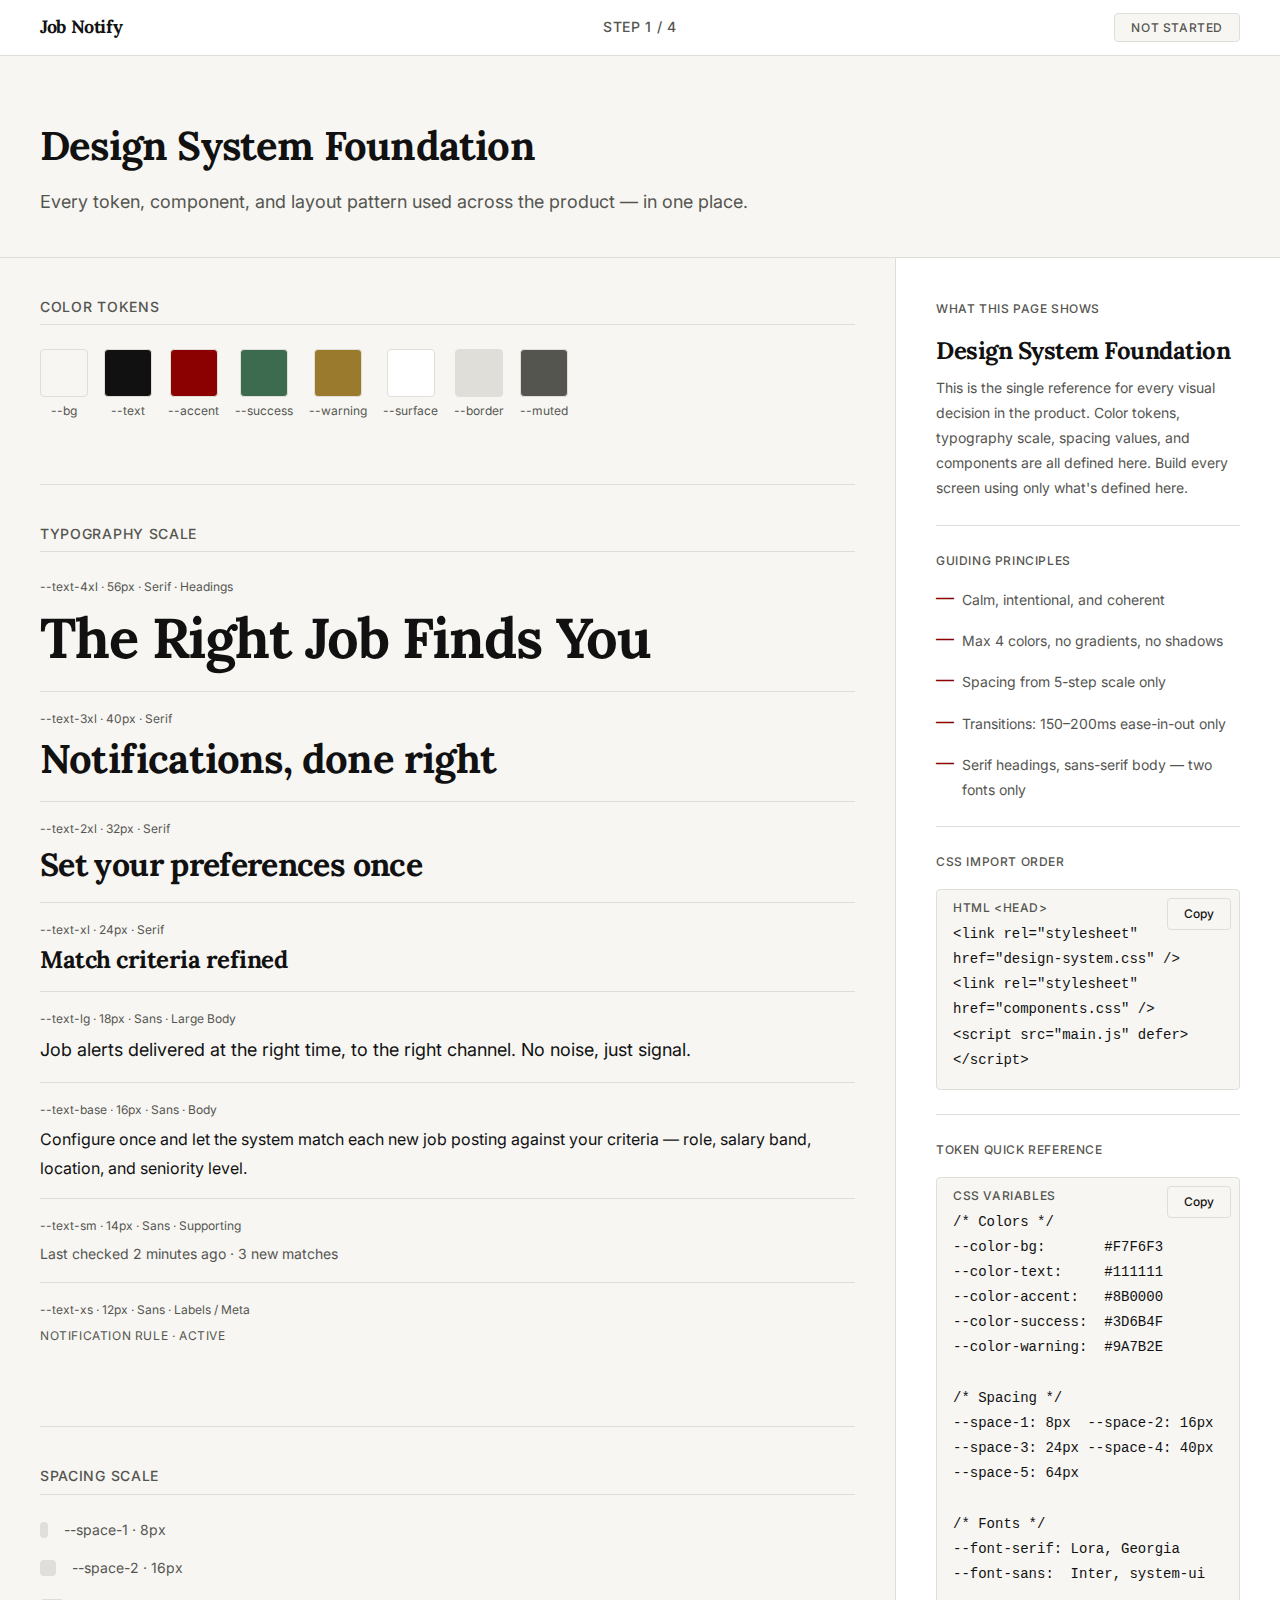
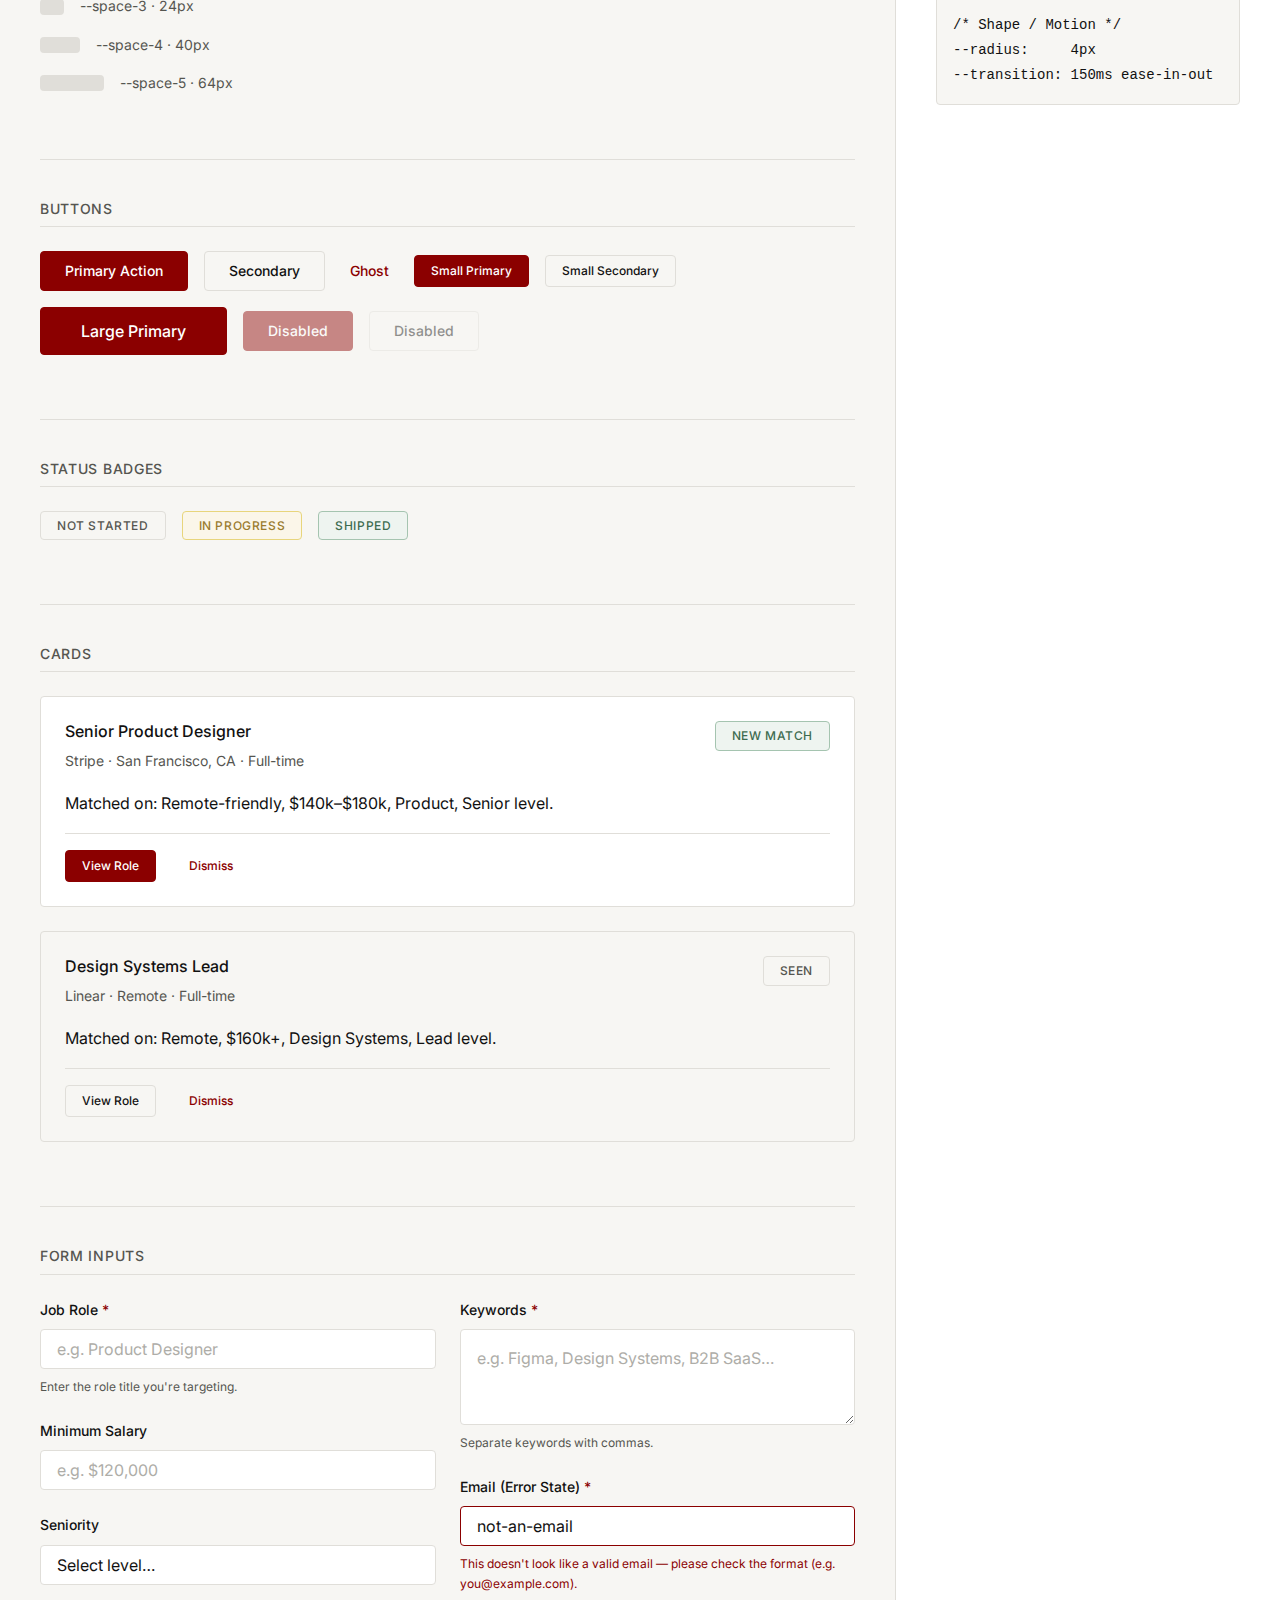
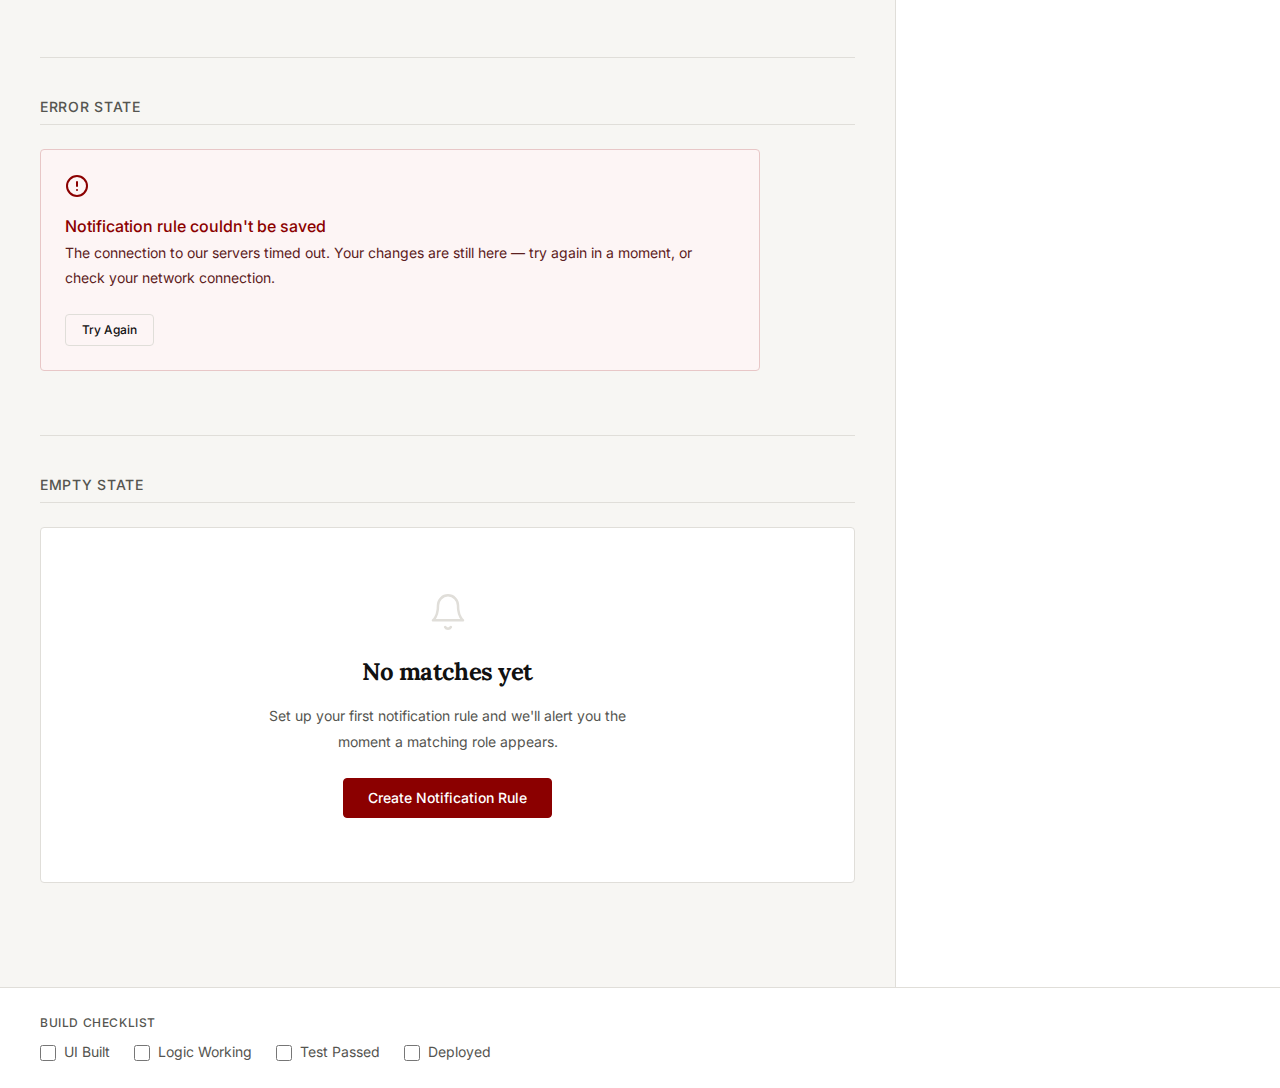
<file: showcase.html>
<!DOCTYPE html>
<html lang="en">
<head>
  <meta charset="UTF-8" />
  <meta name="viewport" content="width=device-width, initial-scale=1.0" />
  <title>Design System — Job Notification App</title>
  <meta name="description" content="Design system foundation for Job Notification App. Color tokens, typography, spacing, and component library." />

  <!-- Google Fonts: Lora (serif headings) + Inter (sans body) -->
  <link rel="preconnect" href="https://fonts.googleapis.com" />
  <link rel="preconnect" href="https://fonts.gstatic.com" crossorigin />
  <link href="https://fonts.googleapis.com/css2?family=Inter:wght@400;500;700&family=Lora:wght@400;700&display=swap" rel="stylesheet" />

  <link rel="stylesheet" href="design-system.css" />
  <link rel="stylesheet" href="components.css" />

  <style>
    /* Gallery-only overrides — not part of product styles */
    .gallery-grid {
      display: grid;
      grid-template-columns: 1fr 1fr;
      gap: var(--space-3);
    }
    @media (max-width: 700px) { .gallery-grid { grid-template-columns: 1fr; } }
    .spacing-demo-box {
      display: flex;
      align-items: center;
      gap: var(--space-2);
      font-size: var(--text-sm);
      color: var(--color-text-muted);
    }
    .spacing-demo-box__block {
      background-color: #E0DED9;
      height: 16px;
      border-radius: var(--radius);
      flex-shrink: 0;
    }
    .type-sample {
      border-bottom: 1px solid var(--color-border);
      padding-bottom: var(--space-2);
      margin-bottom: var(--space-2);
    }
    .type-sample:last-child { border-bottom: none; margin-bottom: 0; }
  </style>
</head>
<body>

<div class="page-wrapper">

  <!-- ========================================================
       TOP BAR
  ======================================================== -->
  <header class="topbar" role="banner">
    <a href="#" class="topbar__brand">Job Notify</a>

    <span class="topbar__progress" aria-label="Progress: Step 1 of 4">
      Step 1 / 4
    </span>

    <div class="topbar__actions">
      <span
        id="status-badge"
        class="badge badge--neutral"
        role="status"
        aria-label="Status: Not Started. Click to cycle."
        title="Click to cycle status (demo)"
      >
        Not Started
      </span>
    </div>
  </header>

  <!-- ========================================================
       CONTEXT HEADER
  ======================================================== -->
  <section class="context-header" aria-labelledby="page-headline">
    <h1 id="page-headline" class="context-header__headline">Design System Foundation</h1>
    <p class="context-header__subtext">
      Every token, component, and layout pattern used across the product — in one place.
    </p>
  </section>

  <!-- ========================================================
       WORKSPACE — 70 / 30
  ======================================================== -->
  <main class="workspace" id="main-content">

    <!-- PRIMARY PANEL (70%) -->
    <section class="workspace__primary" aria-label="Component Gallery">

      <!-- ── COLOR TOKENS ───────────────────────── -->
      <div class="ds-section">
        <h2 class="ds-section__title">Color Tokens</h2>
        <div class="ds-row">
          <div class="ds-swatch-group">
            <div class="ds-swatch" style="background:#F7F6F3;"></div>
            <span class="ds-swatch-label">--bg</span>
          </div>
          <div class="ds-swatch-group">
            <div class="ds-swatch" style="background:#111111;"></div>
            <span class="ds-swatch-label">--text</span>
          </div>
          <div class="ds-swatch-group">
            <div class="ds-swatch" style="background:#8B0000;"></div>
            <span class="ds-swatch-label">--accent</span>
          </div>
          <div class="ds-swatch-group">
            <div class="ds-swatch" style="background:#3D6B4F;"></div>
            <span class="ds-swatch-label">--success</span>
          </div>
          <div class="ds-swatch-group">
            <div class="ds-swatch" style="background:#9A7B2E;"></div>
            <span class="ds-swatch-label">--warning</span>
          </div>
          <div class="ds-swatch-group">
            <div class="ds-swatch" style="background:#FFFFFF; border-color:#E0DED9;"></div>
            <span class="ds-swatch-label">--surface</span>
          </div>
          <div class="ds-swatch-group">
            <div class="ds-swatch" style="background:#E0DED9;"></div>
            <span class="ds-swatch-label">--border</span>
          </div>
          <div class="ds-swatch-group">
            <div class="ds-swatch" style="background:#555550;"></div>
            <span class="ds-swatch-label">--muted</span>
          </div>
        </div>
      </div>

      <hr class="divider" />

      <!-- ── TYPOGRAPHY ─────────────────────────── -->
      <div class="ds-section">
        <h2 class="ds-section__title">Typography Scale</h2>

        <div class="type-sample">
          <p class="text-xs text-muted" style="margin-bottom:4px;">--text-4xl · 56px · Serif · Headings</p>
          <h1 style="font-size:var(--text-4xl); margin:0;">The Right Job Finds You</h1>
        </div>
        <div class="type-sample">
          <p class="text-xs text-muted" style="margin-bottom:4px;">--text-3xl · 40px · Serif</p>
          <h2 style="font-size:var(--text-3xl); margin:0;">Notifications, done right</h2>
        </div>
        <div class="type-sample">
          <p class="text-xs text-muted" style="margin-bottom:4px;">--text-2xl · 32px · Serif</p>
          <h3 style="font-size:var(--text-2xl); margin:0;">Set your preferences once</h3>
        </div>
        <div class="type-sample">
          <p class="text-xs text-muted" style="margin-bottom:4px;">--text-xl · 24px · Serif</p>
          <h4 style="font-size:var(--text-xl); margin:0;">Match criteria refined</h4>
        </div>
        <div class="type-sample">
          <p class="text-xs text-muted" style="margin-bottom:4px;">--text-lg · 18px · Sans · Large Body</p>
          <p style="font-size:var(--text-lg); margin:0; max-width:none;">Job alerts delivered at the right time, to the right channel. No noise, just signal.</p>
        </div>
        <div class="type-sample">
          <p class="text-xs text-muted" style="margin-bottom:4px;">--text-base · 16px · Sans · Body</p>
          <p style="margin:0; max-width:none;">Configure once and let the system match each new job posting against your criteria — role, salary band, location, and seniority level.</p>
        </div>
        <div class="type-sample">
          <p class="text-xs text-muted" style="margin-bottom:4px;">--text-sm · 14px · Sans · Supporting</p>
          <p style="font-size:var(--text-sm); color:var(--color-text-muted); margin:0; max-width:none;">Last checked 2 minutes ago · 3 new matches</p>
        </div>
        <div class="type-sample">
          <p class="text-xs text-muted" style="margin-bottom:4px;">--text-xs · 12px · Sans · Labels / Meta</p>
          <p style="font-size:var(--text-xs); letter-spacing:var(--tracking-wide); text-transform:uppercase; color:var(--color-text-muted); margin:0; max-width:none;">Notification Rule · Active</p>
        </div>
      </div>

      <hr class="divider" />

      <!-- ── SPACING SCALE ──────────────────────── -->
      <div class="ds-section">
        <h2 class="ds-section__title">Spacing Scale</h2>
        <div style="display:flex; flex-direction:column; gap:var(--space-2);">
          <div class="spacing-demo-box">
            <div class="spacing-demo-box__block" style="width:8px;"></div>
            <span>--space-1 · 8px</span>
          </div>
          <div class="spacing-demo-box">
            <div class="spacing-demo-box__block" style="width:16px;"></div>
            <span>--space-2 · 16px</span>
          </div>
          <div class="spacing-demo-box">
            <div class="spacing-demo-box__block" style="width:24px;"></div>
            <span>--space-3 · 24px</span>
          </div>
          <div class="spacing-demo-box">
            <div class="spacing-demo-box__block" style="width:40px;"></div>
            <span>--space-4 · 40px</span>
          </div>
          <div class="spacing-demo-box">
            <div class="spacing-demo-box__block" style="width:64px;"></div>
            <span>--space-5 · 64px</span>
          </div>
        </div>
      </div>

      <hr class="divider" />

      <!-- ── BUTTONS ────────────────────────────── -->
      <div class="ds-section">
        <h2 class="ds-section__title">Buttons</h2>
        <div class="ds-row" style="flex-wrap:wrap;">
          <button class="btn btn-primary">Primary Action</button>
          <button class="btn btn-secondary">Secondary</button>
          <button class="btn btn-ghost">Ghost</button>
          <button class="btn btn-primary btn-sm">Small Primary</button>
          <button class="btn btn-secondary btn-sm">Small Secondary</button>
          <button class="btn btn-primary btn-lg">Large Primary</button>
          <button class="btn btn-primary" disabled>Disabled</button>
          <button class="btn btn-secondary" disabled>Disabled</button>
        </div>
      </div>

      <hr class="divider" />

      <!-- ── BADGES ─────────────────────────────── -->
      <div class="ds-section">
        <h2 class="ds-section__title">Status Badges</h2>
        <div class="ds-row">
          <span class="badge badge--neutral">Not Started</span>
          <span class="badge badge--warning">In Progress</span>
          <span class="badge badge--success">Shipped</span>
        </div>
      </div>

      <hr class="divider" />

      <!-- ── CARDS ──────────────────────────────── -->
      <div class="ds-section">
        <h2 class="ds-section__title">Cards</h2>

        <div class="card">
          <div class="card__header">
            <div>
              <div class="card__title">Senior Product Designer</div>
              <div class="card__meta">Stripe · San Francisco, CA · Full-time</div>
            </div>
            <span class="badge badge--success">New Match</span>
          </div>
          <p class="card__body">
            Matched on: Remote-friendly, $140k–$180k, Product, Senior level.
          </p>
          <div class="card__footer">
            <button class="btn btn-primary btn-sm">View Role</button>
            <button class="btn btn-ghost btn-sm">Dismiss</button>
          </div>
        </div>

        <div class="card card--outlined" style="margin-top:var(--space-3);">
          <div class="card__header">
            <div>
              <div class="card__title">Design Systems Lead</div>
              <div class="card__meta">Linear · Remote · Full-time</div>
            </div>
            <span class="badge badge--neutral">Seen</span>
          </div>
          <p class="card__body">
            Matched on: Remote, $160k+, Design Systems, Lead level.
          </p>
          <div class="card__footer">
            <button class="btn btn-secondary btn-sm">View Role</button>
            <button class="btn btn-ghost btn-sm">Dismiss</button>
          </div>
        </div>
      </div>

      <hr class="divider" />

      <!-- ── FORM INPUTS ────────────────────────── -->
      <div class="ds-section">
        <h2 class="ds-section__title">Form Inputs</h2>
        <div class="gallery-grid">
          <div>
            <div class="form-group">
              <label class="form-label form-label--required" for="input-role">Job Role</label>
              <input class="input" type="text" id="input-role" placeholder="e.g. Product Designer" />
              <span class="form-hint">Enter the role title you're targeting.</span>
            </div>

            <div class="form-group">
              <label class="form-label" for="input-salary">Minimum Salary</label>
              <input class="input" type="text" id="input-salary" placeholder="e.g. $120,000" />
            </div>

            <div class="form-group">
              <label class="form-label" for="select-level">Seniority</label>
              <select class="select" id="select-level">
                <option value="">Select level…</option>
                <option>Mid-level</option>
                <option>Senior</option>
                <option>Staff / Principal</option>
                <option>Lead / Manager</option>
              </select>
            </div>
          </div>

          <div>
            <div class="form-group">
              <label class="form-label form-label--required" for="textarea-keywords">Keywords</label>
              <textarea class="textarea" id="textarea-keywords" placeholder="e.g. Figma, Design Systems, B2B SaaS…"></textarea>
              <span class="form-hint">Separate keywords with commas.</span>
            </div>

            <div class="form-group" style="margin-top:var(--space-3);">
              <label class="form-label form-label--required" for="input-error-demo">Email (Error State)</label>
              <input class="input input--error" type="email" id="input-error-demo" value="not-an-email" aria-describedby="email-error" aria-invalid="true" />
              <span class="form-error-msg" id="email-error">
                This doesn't look like a valid email — please check the format (e.g. you@example.com).
              </span>
            </div>
          </div>
        </div>
      </div>

      <hr class="divider" />

      <!-- ── ERROR STATE ────────────────────────── -->
      <div class="ds-section">
        <h2 class="ds-section__title">Error State</h2>
        <div class="error-state" role="alert">
          <svg class="error-state__icon" xmlns="http://www.w3.org/2000/svg" viewBox="0 0 24 24" fill="none" stroke="currentColor" stroke-width="2" stroke-linecap="round" stroke-linejoin="round" aria-hidden="true">
            <circle cx="12" cy="12" r="10"></circle>
            <line x1="12" y1="8" x2="12" y2="12"></line>
            <line x1="12" y1="16" x2="12.01" y2="16"></line>
          </svg>
          <div>
            <div class="error-state__title">Notification rule couldn't be saved</div>
            <p class="error-state__body">
              The connection to our servers timed out. Your changes are still here — 
              try again in a moment, or check your network connection.
            </p>
          </div>
          <div class="error-state__action">
            <button class="btn btn-secondary btn-sm">Try Again</button>
          </div>
        </div>
      </div>

      <hr class="divider" />

      <!-- ── EMPTY STATE ────────────────────────── -->
      <div class="ds-section">
        <h2 class="ds-section__title">Empty State</h2>
        <div class="card" style="padding:0; overflow:hidden;">
          <div class="empty-state">
            <svg class="empty-state__icon" xmlns="http://www.w3.org/2000/svg" viewBox="0 0 24 24" fill="none" stroke="currentColor" stroke-width="1.5" stroke-linecap="round" stroke-linejoin="round" aria-hidden="true">
              <path d="M18 8A6 6 0 0 0 6 8c0 7-3 9-3 9h18s-3-2-3-9"></path>
              <path d="M13.73 21a2 2 0 0 1-3.46 0"></path>
            </svg>
            <h3 class="empty-state__title">No matches yet</h3>
            <p class="empty-state__body">
              Set up your first notification rule and we'll alert you the moment a matching role appears.
            </p>
            <button class="btn btn-primary" style="margin-top:var(--space-1);">Create Notification Rule</button>
          </div>
        </div>
      </div>

    </section>

    <!-- SECONDARY PANEL (30%) -->
    <aside class="workspace__secondary" aria-label="Step guidance">

      <!-- Step explainer -->
      <div class="step-explainer">
        <p class="section-label">What this page shows</p>
        <h2 class="step-explainer__title">Design System Foundation</h2>
        <p class="step-explainer__body">
          This is the single reference for every visual decision in the product.
          Color tokens, typography scale, spacing values, and components are all
          defined here. Build every screen using only what's defined here.
        </p>
      </div>

      <hr class="divider" style="margin:var(--space-3) 0;" />

      <!-- Design principles quick ref -->
      <div style="margin-bottom:var(--space-3);">
        <p class="section-label">Guiding Principles</p>
        <ul style="display:flex; flex-direction:column; gap:var(--space-2);">
          <li style="display:flex; gap:var(--space-1); align-items:flex-start;">
            <span style="color:var(--color-accent); font-size:var(--text-lg); line-height:1; margin-top:2px;">—</span>
            <span style="font-size:var(--text-sm); color:var(--color-text-muted); line-height:var(--leading-relaxed);">Calm, intentional, and coherent</span>
          </li>
          <li style="display:flex; gap:var(--space-1); align-items:flex-start;">
            <span style="color:var(--color-accent); font-size:var(--text-lg); line-height:1; margin-top:2px;">—</span>
            <span style="font-size:var(--text-sm); color:var(--color-text-muted); line-height:var(--leading-relaxed);">Max 4 colors, no gradients, no shadows</span>
          </li>
          <li style="display:flex; gap:var(--space-1); align-items:flex-start;">
            <span style="color:var(--color-accent); font-size:var(--text-lg); line-height:1; margin-top:2px;">—</span>
            <span style="font-size:var(--text-sm); color:var(--color-text-muted); line-height:var(--leading-relaxed);">Spacing from 5-step scale only</span>
          </li>
          <li style="display:flex; gap:var(--space-1); align-items:flex-start;">
            <span style="color:var(--color-accent); font-size:var(--text-lg); line-height:1; margin-top:2px;">—</span>
            <span style="font-size:var(--text-sm); color:var(--color-text-muted); line-height:var(--leading-relaxed);">Transitions: 150–200ms ease-in-out only</span>
          </li>
          <li style="display:flex; gap:var(--space-1); align-items:flex-start;">
            <span style="color:var(--color-accent); font-size:var(--text-lg); line-height:1; margin-top:2px;">—</span>
            <span style="font-size:var(--text-sm); color:var(--color-text-muted); line-height:var(--leading-relaxed);">Serif headings, sans-serif body — two fonts only</span>
          </li>
        </ul>
      </div>

      <hr class="divider" style="margin:var(--space-3) 0;" />

      <!-- Prompt box -->
      <div>
        <p class="section-label">CSS Import Order</p>
        <div class="prompt-box">
          <span class="prompt-box__label">HTML &lt;head&gt;</span>
          <button
            class="btn btn-secondary btn-sm prompt-box__copy"
            data-copy-target="prompt-code"
            aria-label="Copy to clipboard"
          >Copy</button>
          <pre class="prompt-box__content" id="prompt-code">&lt;link rel="stylesheet" href="design-system.css" /&gt;
&lt;link rel="stylesheet" href="components.css" /&gt;
&lt;script src="main.js" defer&gt;&lt;/script&gt;</pre>
        </div>
      </div>

      <hr class="divider" style="margin:var(--space-3) 0;" />

      <!-- Token quick ref -->
      <div>
        <p class="section-label">Token Quick Reference</p>
        <div class="prompt-box">
          <span class="prompt-box__label">CSS Variables</span>
          <button
            class="btn btn-secondary btn-sm prompt-box__copy"
            data-copy-target="token-ref"
            aria-label="Copy tokens"
          >Copy</button>
          <pre class="prompt-box__content" id="token-ref">/* Colors */
--color-bg:       #F7F6F3
--color-text:     #111111
--color-accent:   #8B0000
--color-success:  #3D6B4F
--color-warning:  #9A7B2E

/* Spacing */
--space-1: 8px  --space-2: 16px
--space-3: 24px --space-4: 40px
--space-5: 64px

/* Fonts */
--font-serif: Lora, Georgia
--font-sans:  Inter, system-ui

/* Shape / Motion */
--radius:     4px
--transition: 150ms ease-in-out</pre>
        </div>
      </div>

    </aside>

  </main>

  <!-- ========================================================
       PROOF FOOTER
  ======================================================== -->
  <footer class="proof-footer" role="contentinfo">
    <p class="proof-footer__label">Build Checklist</p>
    <ul class="proof-list" role="list">

      <li class="proof-item" role="listitem">
        <input
          type="checkbox"
          class="proof-item__checkbox"
          id="check-ui"
          aria-label="UI Built"
        />
        <label class="proof-item__label" for="check-ui">UI Built</label>
      </li>

      <li class="proof-item" role="listitem">
        <input
          type="checkbox"
          class="proof-item__checkbox"
          id="check-logic"
          aria-label="Logic Working"
        />
        <label class="proof-item__label" for="check-logic">Logic Working</label>
      </li>

      <li class="proof-item" role="listitem">
        <input
          type="checkbox"
          class="proof-item__checkbox"
          id="check-test"
          aria-label="Test Passed"
        />
        <label class="proof-item__label" for="check-test">Test Passed</label>
      </li>

      <li class="proof-item" role="listitem">
        <input
          type="checkbox"
          class="proof-item__checkbox"
          id="check-deployed"
          aria-label="Deployed"
        />
        <label class="proof-item__label" for="check-deployed">Deployed</label>
      </li>

    </ul>
  </footer>

</div><!-- /page-wrapper -->

<script src="main.js" defer></script>
</body>
</html>
</file>
<file: design-system.css>
/* ============================================================
   JOB NOTIFICATION APP — DESIGN SYSTEM TOKENS
   ============================================================
   Single source of truth for all visual decisions.
   Never use a value in components.css or index.html
   that isn't defined here as a CSS custom property.
   ============================================================ */

/* ------------------------------------------------------------
   COLOR TOKENS
   Max 4 semantic colors across the entire product.
   ------------------------------------------------------------ */
:root {
  --color-bg:        #F7F6F3; /* Off-white canvas */
  --color-text:      #111111; /* Primary text */
  --color-accent:    #8B0000; /* Deep red — CTAs, links, focus */
  --color-success:   #3D6B4F; /* Muted green — confirmed, passed */
  --color-warning:   #9A7B2E; /* Muted amber — caution, in-progress */

  /* Derived surface colors — all derived from bg, never introducing new hues */
  --color-surface:      #FFFFFF;
  --color-border:       #E0DED9;
  --color-border-focus: #8B0000;
  --color-text-muted:   #555550;
  --color-text-inverse: #FFFFFF;
  --color-accent-hover: #6B0000;
}

/* ------------------------------------------------------------
   TYPOGRAPHY TOKENS
   Two fonts only. Never introduce a third.
   ------------------------------------------------------------ */
:root {
  --font-serif: 'Lora', Georgia, 'Times New Roman', serif;
  --font-sans:  'Inter', 'Helvetica Neue', Arial, system-ui, sans-serif;

  /* Type scale — semantic, not arbitrary */
  --text-xs:   12px;
  --text-sm:   14px;
  --text-base: 16px;
  --text-lg:   18px;
  --text-xl:   24px;
  --text-2xl:  32px;
  --text-3xl:  40px;
  --text-4xl:  56px;

  /* Weights */
  --weight-regular: 400;
  --weight-medium:  500;
  --weight-bold:    700;

  /* Line heights */
  --leading-tight:   1.3;
  --leading-base:    1.6;
  --leading-relaxed: 1.8;

  /* Letter spacing for headings */
  --tracking-tight: -0.02em;
  --tracking-base:  0em;
  --tracking-wide:  0.05em;

  /* Max reading width */
  --max-prose: 720px;
}

/* ------------------------------------------------------------
   SPACING TOKENS
   ONLY these 5 values may be used for padding, margin, gap.
   No arbitrary values like 13px, 27px, etc.
   ------------------------------------------------------------ */
:root {
  --space-1: 8px;
  --space-2: 16px;
  --space-3: 24px;
  --space-4: 40px;
  --space-5: 64px;
}

/* ------------------------------------------------------------
   SHAPE & INTERACTION TOKENS
   One radius. One transition. That's it.
   ------------------------------------------------------------ */
:root {
  --radius:       4px;
  --transition:   150ms ease-in-out;
  --transition-md: 200ms ease-in-out;
}

/* ------------------------------------------------------------
   LAYOUT TOKENS
   ------------------------------------------------------------ */
:root {
  --layout-max:          1280px;
  --layout-primary:      70%;
  --layout-secondary:    30%;
  --topbar-height:       56px;
}

/* ============================================================
   GLOBAL RESETS & BASE STYLES
   ============================================================ */
*, *::before, *::after {
  box-sizing: border-box;
  margin: 0;
  padding: 0;
}

html {
  font-size: 16px;
  -webkit-font-smoothing: antialiased;
  -moz-osx-font-smoothing: grayscale;
  text-rendering: optimizeLegibility;
}

body {
  background-color: var(--color-bg);
  color: var(--color-text);
  font-family: var(--font-sans);
  font-size: var(--text-base);
  font-weight: var(--weight-regular);
  line-height: var(--leading-base);
  min-height: 100vh;
}

/* Links */
a {
  color: var(--color-accent);
  text-decoration: underline;
  text-underline-offset: 3px;
  transition: color var(--transition);
}
a:hover {
  color: var(--color-accent-hover);
}

/* Lists */
ul, ol {
  list-style: none;
}

/* Images */
img, svg {
  display: block;
  max-width: 100%;
}

/* Focus visible — keyboard only */
:focus-visible {
  outline: 2px solid var(--color-accent);
  outline-offset: 3px;
  border-radius: var(--radius);
}

/* Remove default focus for mouse */
:focus:not(:focus-visible) {
  outline: none;
}

/* ============================================================
   TYPOGRAPHY UTILITIES
   ============================================================ */
.text-serif   { font-family: var(--font-serif); }
.text-sans    { font-family: var(--font-sans); }

.text-xs      { font-size: var(--text-xs); }
.text-sm      { font-size: var(--text-sm); }
.text-base    { font-size: var(--text-base); }
.text-lg      { font-size: var(--text-lg); }
.text-xl      { font-size: var(--text-xl); }
.text-2xl     { font-size: var(--text-2xl); }
.text-3xl     { font-size: var(--text-3xl); }
.text-4xl     { font-size: var(--text-4xl); }

.weight-regular { font-weight: var(--weight-regular); }
.weight-medium  { font-weight: var(--weight-medium); }
.weight-bold    { font-weight: var(--weight-bold); }

.leading-tight   { line-height: var(--leading-tight); }
.leading-base    { line-height: var(--leading-base); }
.leading-relaxed { line-height: var(--leading-relaxed); }

.text-muted   { color: var(--color-text-muted); }
.text-accent  { color: var(--color-accent); }
.text-success { color: var(--color-success); }
.text-warning { color: var(--color-warning); }

.prose { max-width: var(--max-prose); }

/* Headings */
h1, h2, h3, h4, h5, h6 {
  font-family: var(--font-serif);
  font-weight: var(--weight-bold);
  line-height: var(--leading-tight);
  letter-spacing: var(--tracking-tight);
  color: var(--color-text);
}

h1 { font-size: var(--text-4xl); }
h2 { font-size: var(--text-3xl); }
h3 { font-size: var(--text-2xl); }
h4 { font-size: var(--text-xl); }
h5 { font-size: var(--text-lg); font-weight: var(--weight-medium); }
h6 { font-size: var(--text-base); font-weight: var(--weight-medium); }

p {
  font-size: var(--text-base);
  line-height: var(--leading-relaxed);
  color: var(--color-text);
  max-width: var(--max-prose);
}

/* ============================================================
   SPACING UTILITIES
   ============================================================ */
.p-1  { padding: var(--space-1); }
.p-2  { padding: var(--space-2); }
.p-3  { padding: var(--space-3); }
.p-4  { padding: var(--space-4); }
.p-5  { padding: var(--space-5); }

.px-1 { padding-left: var(--space-1); padding-right: var(--space-1); }
.px-2 { padding-left: var(--space-2); padding-right: var(--space-2); }
.px-3 { padding-left: var(--space-3); padding-right: var(--space-3); }
.px-4 { padding-left: var(--space-4); padding-right: var(--space-4); }

.py-1 { padding-top: var(--space-1); padding-bottom: var(--space-1); }
.py-2 { padding-top: var(--space-2); padding-bottom: var(--space-2); }
.py-3 { padding-top: var(--space-3); padding-bottom: var(--space-3); }
.py-4 { padding-top: var(--space-4); padding-bottom: var(--space-4); }
.py-5 { padding-top: var(--space-5); padding-bottom: var(--space-5); }

.gap-1 { gap: var(--space-1); }
.gap-2 { gap: var(--space-2); }
.gap-3 { gap: var(--space-3); }
.gap-4 { gap: var(--space-4); }
.gap-5 { gap: var(--space-5); }

.mt-1  { margin-top: var(--space-1); }
.mt-2  { margin-top: var(--space-2); }
.mt-3  { margin-top: var(--space-3); }
.mt-4  { margin-top: var(--space-4); }
.mt-5  { margin-top: var(--space-5); }

.mb-2  { margin-bottom: var(--space-2); }
.mb-3  { margin-bottom: var(--space-3); }
.mb-4  { margin-bottom: var(--space-4); }
</file>
<file: components.css>
/* ============================================================
   JOB NOTIFICATION APP — COMPONENT LIBRARY
   ============================================================
   Imports design-system.css tokens.
   All values reference CSS custom properties — never hardcoded.
   ============================================================ */

/* ============================================================
   LAYOUT SYSTEM
   ============================================================ */

/* Page wrapper */
.page-wrapper {
    display: flex;
    flex-direction: column;
    min-height: 100vh;
}

/* Top Bar */
.topbar {
    position: sticky;
    top: 0;
    z-index: 100;
    height: var(--topbar-height);
    background-color: var(--color-surface);
    border-bottom: 1px solid var(--color-border);
    display: grid;
    grid-template-columns: 1fr auto 1fr;
    align-items: center;
    padding: 0 var(--space-4);
}

.topbar__brand {
    font-family: var(--font-serif);
    font-size: var(--text-lg);
    font-weight: var(--weight-bold);
    color: var(--color-text);
    letter-spacing: var(--tracking-tight);
    text-decoration: none;
}

.topbar__progress {
    font-family: var(--font-sans);
    font-size: var(--text-sm);
    font-weight: var(--weight-medium);
    color: var(--color-text-muted);
    letter-spacing: var(--tracking-wide);
    text-transform: uppercase;
}

.topbar__actions {
    display: flex;
    justify-content: flex-end;
    align-items: center;
}

/* Context Header */
.context-header {
    padding: var(--space-5) var(--space-4) var(--space-4);
    border-bottom: 1px solid var(--color-border);
    max-width: var(--layout-max);
    width: 100%;
    margin: 0 auto;
}

.context-header__headline {
    font-family: var(--font-serif);
    font-size: var(--text-3xl);
    font-weight: var(--weight-bold);
    color: var(--color-text);
    line-height: var(--leading-tight);
    letter-spacing: var(--tracking-tight);
    margin-bottom: var(--space-2);
}

.context-header__subtext {
    font-family: var(--font-sans);
    font-size: var(--text-lg);
    color: var(--color-text-muted);
    line-height: var(--leading-base);
    font-weight: var(--weight-regular);
    max-width: var(--max-prose);
}

/* Main Content Area — 70/30 split */
.workspace {
    display: grid;
    grid-template-columns: var(--layout-primary) var(--layout-secondary);
    gap: 0;
    flex: 1;
    max-width: var(--layout-max);
    width: 100%;
    margin: 0 auto;
}

.workspace__primary {
    padding: var(--space-4);
    border-right: 1px solid var(--color-border);
}

.workspace__secondary {
    padding: var(--space-4);
    background-color: var(--color-surface);
}

/* Proof Footer */
.proof-footer {
    border-top: 1px solid var(--color-border);
    background-color: var(--color-surface);
    padding: var(--space-3) var(--space-4);
    max-width: var(--layout-max);
    width: 100%;
    margin: 0 auto;
}

.proof-footer__label {
    font-family: var(--font-sans);
    font-size: var(--text-xs);
    font-weight: var(--weight-medium);
    color: var(--color-text-muted);
    text-transform: uppercase;
    letter-spacing: var(--tracking-wide);
    margin-bottom: var(--space-1);
}

.proof-list {
    display: flex;
    flex-wrap: wrap;
    gap: var(--space-3);
}

.proof-item {
    display: flex;
    align-items: center;
    gap: var(--space-1);
    cursor: pointer;
}

.proof-item__checkbox {
    width: 16px;
    height: 16px;
    accent-color: var(--color-accent);
    cursor: pointer;
}

.proof-item__label {
    font-family: var(--font-sans);
    font-size: var(--text-sm);
    color: var(--color-text-muted);
    transition: color var(--transition);
}

.proof-item--checked .proof-item__label {
    color: var(--color-success);
    text-decoration: line-through;
    text-decoration-color: var(--color-success);
}

/* ============================================================
   BUTTONS
   ============================================================ */
.btn {
    display: inline-flex;
    align-items: center;
    justify-content: center;
    gap: var(--space-1);
    padding: var(--space-1) var(--space-3);
    font-family: var(--font-sans);
    font-size: var(--text-sm);
    font-weight: var(--weight-medium);
    line-height: 1;
    border-radius: var(--radius);
    border: 1px solid transparent;
    cursor: pointer;
    transition: background-color var(--transition),
        border-color var(--transition),
        color var(--transition);
    text-decoration: none;
    white-space: nowrap;
    height: 40px;
}

.btn:disabled {
    opacity: 0.45;
    cursor: not-allowed;
    pointer-events: none;
}

/* Primary — solid deep red */
.btn-primary {
    background-color: var(--color-accent);
    border-color: var(--color-accent);
    color: var(--color-text-inverse);
}

.btn-primary:hover {
    background-color: var(--color-accent-hover);
    border-color: var(--color-accent-hover);
}

/* Secondary — outlined */
.btn-secondary {
    background-color: transparent;
    border-color: var(--color-border);
    color: var(--color-text);
}

.btn-secondary:hover {
    border-color: var(--color-text-muted);
}

/* Ghost — no border, text only */
.btn-ghost {
    background-color: transparent;
    border-color: transparent;
    color: var(--color-accent);
    padding-left: var(--space-1);
    padding-right: var(--space-1);
}

.btn-ghost:hover {
    color: var(--color-accent-hover);
}

/* Sizes */
.btn-sm {
    height: 32px;
    font-size: var(--text-xs);
    padding: var(--space-1) var(--space-2);
}

.btn-lg {
    height: 48px;
    font-size: var(--text-base);
    padding: var(--space-2) var(--space-4);
}

/* ============================================================
   BADGE / STATUS PILL
   ============================================================ */
.badge {
    display: inline-flex;
    align-items: center;
    padding: 4px var(--space-2);
    font-family: var(--font-sans);
    font-size: var(--text-xs);
    font-weight: var(--weight-medium);
    letter-spacing: var(--tracking-wide);
    text-transform: uppercase;
    border-radius: var(--radius);
    border: 1px solid transparent;
    cursor: default;
    transition: background-color var(--transition), border-color var(--transition), color var(--transition);
}

.badge--neutral {
    background-color: var(--color-bg);
    border-color: var(--color-border);
    color: var(--color-text-muted);
}

.badge--warning {
    background-color: #FBF6E9;
    border-color: #E8D57C;
    color: var(--color-warning);
}

.badge--success {
    background-color: #EEF4F0;
    border-color: #A5C4B0;
    color: var(--color-success);
}

/* Status badge is clickable (cycle demo) */
#status-badge {
    cursor: pointer;
    user-select: none;
}

/* ============================================================
   CARDS
   ============================================================ */
.card {
    background-color: var(--color-surface);
    border: 1px solid var(--color-border);
    border-radius: var(--radius);
    padding: var(--space-3);
}

.card+.card {
    margin-top: var(--space-3);
}

.card__header {
    display: flex;
    align-items: flex-start;
    justify-content: space-between;
    gap: var(--space-2);
    margin-bottom: var(--space-2);
}

.card__title {
    font-family: var(--font-sans);
    font-size: var(--text-base);
    font-weight: var(--weight-medium);
    color: var(--color-text);
    line-height: var(--leading-tight);
}

.card__meta {
    font-family: var(--font-sans);
    font-size: var(--text-sm);
    color: var(--color-text-muted);
    line-height: var(--leading-base);
    margin-top: var(--space-1);
}

.card__body {
    font-family: var(--font-sans);
    font-size: var(--text-base);
    color: var(--color-text);
    line-height: var(--leading-relaxed);
}

.card__footer {
    display: flex;
    align-items: center;
    gap: var(--space-2);
    margin-top: var(--space-2);
    padding-top: var(--space-2);
    border-top: 1px solid var(--color-border);
}

/* Card variant — outlined (same as default) */
.card--outlined {
    background-color: transparent;
}

/* ============================================================
   FORM INPUTS
   ============================================================ */
.form-group {
    display: flex;
    flex-direction: column;
    gap: var(--space-1);
}

.form-group+.form-group {
    margin-top: var(--space-3);
}

.form-label {
    font-family: var(--font-sans);
    font-size: var(--text-sm);
    font-weight: var(--weight-medium);
    color: var(--color-text);
}

.form-label--required::after {
    content: ' *';
    color: var(--color-accent);
}

.form-hint {
    font-family: var(--font-sans);
    font-size: var(--text-xs);
    color: var(--color-text-muted);
    line-height: var(--leading-base);
}

.form-error-msg {
    font-family: var(--font-sans);
    font-size: var(--text-xs);
    color: var(--color-accent);
    line-height: var(--leading-base);
}

.input,
.textarea,
.select {
    width: 100%;
    font-family: var(--font-sans);
    font-size: var(--text-base);
    color: var(--color-text);
    background-color: var(--color-surface);
    border: 1px solid var(--color-border);
    border-radius: var(--radius);
    padding: var(--space-1) var(--space-2);
    transition: border-color var(--transition-md);
    appearance: none;
    -webkit-appearance: none;
    outline: none;
    height: 40px;
}

.textarea {
    height: auto;
    min-height: 96px;
    resize: vertical;
    padding: var(--space-2);
    line-height: var(--leading-base);
}

.input::placeholder,
.textarea::placeholder {
    color: #AEADA8;
}

.input:focus,
.textarea:focus,
.select:focus {
    border-color: var(--color-accent);
    box-shadow: 0 0 0 3px rgba(139, 0, 0, 0.12);
}

/* Error state on input */
.input--error,
.textarea--error {
    border-color: var(--color-accent);
}

/* ============================================================
   PROMPT BOX (copyable code/prompt block)
   ============================================================ */
.prompt-box {
    position: relative;
    background-color: var(--color-bg);
    border: 1px solid var(--color-border);
    border-radius: var(--radius);
    padding: var(--space-2);
    padding-top: var(--space-3);
}

.prompt-box__label {
    position: absolute;
    top: var(--space-1);
    left: var(--space-2);
    font-family: var(--font-sans);
    font-size: var(--text-xs);
    font-weight: var(--weight-medium);
    color: var(--color-text-muted);
    text-transform: uppercase;
    letter-spacing: var(--tracking-wide);
}

.prompt-box__copy {
    position: absolute;
    top: var(--space-1);
    right: var(--space-1);
}

.prompt-box__content {
    font-family: 'Courier New', 'Menlo', monospace;
    font-size: var(--text-sm);
    color: var(--color-text);
    line-height: var(--leading-relaxed);
    white-space: pre-wrap;
    word-break: break-word;
    margin-top: var(--space-1);
}

/* ============================================================
   SECTION LABEL (used inside secondary panel)
   ============================================================ */
.section-label {
    font-family: var(--font-sans);
    font-size: var(--text-xs);
    font-weight: var(--weight-medium);
    color: var(--color-text-muted);
    text-transform: uppercase;
    letter-spacing: var(--tracking-wide);
    margin-bottom: var(--space-2);
}

/* ============================================================
   STEP EXPLANATION (secondary panel block)
   ============================================================ */
.step-explainer {
    margin-bottom: var(--space-3);
}

.step-explainer__title {
    font-family: var(--font-serif);
    font-size: var(--text-xl);
    font-weight: var(--weight-bold);
    color: var(--color-text);
    line-height: var(--leading-tight);
    margin-bottom: var(--space-1);
}

.step-explainer__body {
    font-family: var(--font-sans);
    font-size: var(--text-sm);
    color: var(--color-text-muted);
    line-height: var(--leading-relaxed);
}

/* ============================================================
   DIVIDER
   ============================================================ */
.divider {
    border: none;
    border-top: 1px solid var(--color-border);
    margin: var(--space-4) 0;
}

/* ============================================================
   ERROR STATE
   ============================================================ */
.error-state {
    display: flex;
    flex-direction: column;
    align-items: flex-start;
    gap: var(--space-2);
    padding: var(--space-3);
    border: 1px solid #E8C7C7;
    background-color: #FDF5F5;
    border-radius: var(--radius);
    max-width: var(--max-prose);
}

.error-state__icon {
    width: 24px;
    height: 24px;
    color: var(--color-accent);
    flex-shrink: 0;
}

.error-state__title {
    font-family: var(--font-sans);
    font-size: var(--text-base);
    font-weight: var(--weight-medium);
    color: var(--color-accent);
}

.error-state__body {
    font-family: var(--font-sans);
    font-size: var(--text-sm);
    color: #5C2020;
    line-height: var(--leading-relaxed);
}

.error-state__action {
    margin-top: var(--space-1);
}

/* ============================================================
   EMPTY STATE
   ============================================================ */
.empty-state {
    display: flex;
    flex-direction: column;
    align-items: center;
    justify-content: center;
    text-align: center;
    padding: var(--space-5) var(--space-4);
    gap: var(--space-2);
}

.empty-state__icon {
    width: 40px;
    height: 40px;
    color: var(--color-border);
    margin-bottom: var(--space-1);
}

.empty-state__title {
    font-family: var(--font-serif);
    font-size: var(--text-xl);
    font-weight: var(--weight-bold);
    color: var(--color-text);
    line-height: var(--leading-tight);
}

.empty-state__body {
    font-family: var(--font-sans);
    font-size: var(--text-sm);
    color: var(--color-text-muted);
    line-height: var(--leading-relaxed);
    max-width: 400px;
}

/* ============================================================
   DESIGN SYSTEM GALLERY (showcase only — index.html)
   ============================================================ */
.ds-section {
    margin-bottom: var(--space-5);
}

.ds-section__title {
    font-family: var(--font-sans);
    font-size: var(--text-sm);
    font-weight: var(--weight-medium);
    text-transform: uppercase;
    letter-spacing: var(--tracking-wide);
    color: var(--color-text-muted);
    margin-bottom: var(--space-3);
    padding-bottom: var(--space-1);
    border-bottom: 1px solid var(--color-border);
}

.ds-row {
    display: flex;
    flex-wrap: wrap;
    align-items: center;
    gap: var(--space-2);
}

.ds-swatch {
    width: 48px;
    height: 48px;
    border-radius: var(--radius);
    border: 1px solid var(--color-border);
    flex-shrink: 0;
}

.ds-swatch-label {
    font-family: var(--font-sans);
    font-size: var(--text-xs);
    color: var(--color-text-muted);
    margin-top: 4px;
    text-align: center;
}

.ds-swatch-group {
    display: flex;
    flex-direction: column;
    align-items: center;
}

/* ============================================================
   RESPONSIVE ADJUSTMENTS
   ============================================================ */
@media (max-width: 900px) {
    .workspace {
        grid-template-columns: 1fr;
    }

    .workspace__primary {
        border-right: none;
        border-bottom: 1px solid var(--color-border);
    }

    .topbar {
        padding: 0 var(--space-2);
    }

    .context-header {
        padding: var(--space-4) var(--space-2) var(--space-3);
    }

    .workspace__primary,
    .workspace__secondary {
        padding: var(--space-3) var(--space-2);
    }

    .context-header__headline {
        font-size: var(--text-2xl);
    }

    .proof-list {
        gap: var(--space-2);
    }
}

/* ============================================================
   SHARED NAVIGATION SHELL
   ============================================================ */
.navbar {
    position: sticky;
    top: 0;
    z-index: 1000;
    background-color: var(--color-surface);
    border-bottom: 1px solid var(--color-border);
}

.navbar__container {
    display: flex;
    align-items: center;
    justify-content: space-between;
    height: var(--topbar-height);
    max-width: var(--layout-max);
    margin: 0 auto;
    padding: 0 var(--space-4);
}

.navbar__brand {
    font-family: var(--font-serif);
    font-size: var(--text-lg);
    font-weight: var(--weight-bold);
    color: var(--color-text);
    letter-spacing: var(--tracking-tight);
    text-decoration: none;
    flex-shrink: 0;
}

.navbar__nav {
    display: flex;
    align-items: center;
}

.navbar__list {
    display: flex;
    gap: var(--space-3);
    list-style: none;
    margin: 0;
    padding: 0;
}

.navbar__link {
    font-family: var(--font-sans);
    font-size: var(--text-sm);
    font-weight: var(--weight-medium);
    color: var(--color-text-muted);
    text-decoration: none;
    padding: var(--space-2) 0;
    border-bottom: 2px solid transparent;
    transition: color var(--transition), border-color var(--transition);
}

.navbar__link:hover {
    color: var(--color-text);
}

/* Active Link State */
.nav-link--active {
    color: var(--color-text);
    border-bottom-color: var(--color-accent);
}

/* Mobile Toggle Button */
.navbar__toggle {
    display: none;
    background: none;
    border: none;
    color: var(--color-text);
    cursor: pointer;
    padding: var(--space-1);
}

/* Mobile Dropdown Panel */
.navbar__mobile-panel {
    display: none;
    background-color: var(--color-surface);
    border-top: 1px solid var(--color-border);
    border-bottom: 1px solid var(--color-border);
}

.navbar__mobile-panel:not([hidden]) {
    display: block;
}

.navbar__mobile-list {
    display: flex;
    flex-direction: column;
    padding: var(--space-2) var(--space-4);
    list-style: none;
    margin: 0;
}

.navbar__mobile-link {
    display: block;
    font-family: var(--font-sans);
    font-size: var(--text-base);
    font-weight: var(--weight-medium);
    color: var(--color-text-muted);
    text-decoration: none;
    padding: var(--space-2) 0;
    border-bottom: 1px solid transparent;
}

.navbar__mobile-link.nav-link--active {
    color: var(--color-text);
    border-bottom-color: var(--color-accent);
}

/* Placeholder Page Layout */
.app-main {
    flex: 1;
    display: flex;
    flex-direction: column;
}

.placeholder-page {
    padding: var(--space-5) var(--space-4);
    max-width: var(--layout-max);
    width: 100%;
    margin: 0 auto;
}

.placeholder-page__title {
    font-family: var(--font-serif);
    font-size: var(--text-4xl);
    font-weight: var(--weight-bold);
    color: var(--color-text);
    line-height: var(--leading-tight);
    letter-spacing: var(--tracking-tight);
    margin-bottom: var(--space-2);
}

.placeholder-page__subtext {
    font-family: var(--font-sans);
    font-size: var(--text-lg);
    color: var(--color-text-muted);
    line-height: var(--leading-base);
    font-weight: var(--weight-regular);
    max-width: var(--max-prose);
}

/* Navigation Responsive Adjustments */
@media (max-width: 768px) {
    .navbar__container {
        padding: 0 var(--space-2);
    }

    .navbar__nav {
        display: none;
    }

    .navbar__toggle {
        display: flex;
        align-items: center;
        justify-content: center;
    }

    .placeholder-page {
        padding: var(--space-4) var(--space-2);
    }

    .placeholder-page__title {
        font-size: var(--text-3xl);
    }
}

/* ============================================================
   PHASE 4: FILTER BAR & JOB CARDS
   ============================================================ */

/* Filter Bar Layout */
.filter-bar {
    display: flex;
    flex-wrap: wrap;
    gap: var(--space-2);
    margin-bottom: var(--space-4);
    background: var(--color-surface);
    padding: var(--space-3);
    border: 1px solid var(--color-border);
    border-radius: var(--radius);
}

.filter-bar__group {
    display: flex;
    flex-direction: column;
    gap: 4px;
    flex: 1;
    min-width: 140px;
}

.filter-bar__search {
    flex: 2;
    min-width: 250px;
}

.filter-bar__label {
    font-family: var(--font-sans);
    font-size: var(--text-xs);
    font-weight: var(--weight-medium);
    color: var(--color-text-muted);
    text-transform: uppercase;
    letter-spacing: var(--tracking-wide);
}

/* Enhanced Job Card */
.job-card {
    background-color: var(--color-surface);
    border: 1px solid var(--color-border);
    border-radius: var(--radius);
    padding: var(--space-4);
    margin-bottom: var(--space-3);
    transition: border-color var(--transition);
}

.job-card:hover {
    border-color: #D5D3CB;
}

.job-card__header {
    display: flex;
    justify-content: space-between;
    align-items: flex-start;
    gap: var(--space-3);
    margin-bottom: var(--space-2);
}

.job-card__title {
    font-family: var(--font-serif);
    font-size: var(--text-2xl);
    font-weight: var(--weight-bold);
    color: var(--color-text);
    line-height: var(--leading-tight);
}

.job-card__salary {
    font-family: var(--font-sans);
    font-size: var(--text-sm);
    font-weight: var(--weight-medium);
    color: var(--color-success);
    background: #F1F8F4;
    padding: 4px 8px;
    border-radius: 4px;
    white-space: nowrap;
}

.job-card__meta-group {
    display: flex;
    flex-wrap: wrap;
    align-items: center;
    gap: var(--space-2) var(--space-3);
    margin-bottom: var(--space-3);
    font-family: var(--font-sans);
    font-size: var(--text-sm);
    color: var(--color-text-muted);
}

.job-card__meta-item {
    display: inline-flex;
    align-items: center;
    gap: 6px;
}

.job-card__meta-icon {
    width: 16px;
    height: 16px;
    opacity: 0.7;
}

.job-card__desc {
    font-family: var(--font-sans);
    font-size: var(--text-base);
    color: var(--color-text);
    line-height: var(--leading-relaxed);
    margin-bottom: var(--space-4);
    display: -webkit-box;
    -webkit-line-clamp: 2;
    -webkit-box-orient: vertical;
    overflow: hidden;
}

.job-card__actions {
    display: flex;
    align-items: center;
    gap: var(--space-2);
    padding-top: var(--space-3);
    border-top: 1px solid var(--color-border);
}

/* Specific Badges */
.badge-source {
    background-color: #E8F0F8;
    color: #2F6091;
    border-color: transparent;
}

/* Modal Overlay Component */
.modal-overlay {
    position: fixed;
    top: 0;
    left: 0;
    right: 0;
    bottom: 0;
    background-color: rgba(17, 17, 17, 0.6);
    display: flex;
    align-items: flex-start;
    justify-content: center;
    padding: var(--space-5) var(--space-4);
    z-index: 2000;
    overflow-y: auto;
    backdrop-filter: blur(2px);
}

.modal-content {
    background-color: var(--color-surface);
    border-radius: var(--radius);
    max-width: 720px;
    width: 100%;
    position: relative;
    box-shadow: 0 12px 32px rgba(0, 0, 0, 0.1);
}

.modal-close {
    position: absolute;
    top: var(--space-3);
    right: var(--space-3);
    background: none;
    border: none;
    color: var(--color-text-muted);
    cursor: pointer;
    padding: 8px;
    border-radius: 4px;
    transition: background-color var(--transition);
}

.modal-close:hover {
    background-color: #EFEFEF;
    color: var(--color-text);
}

.modal-body {
    padding: var(--space-5) var(--space-4);
}

.skills-list {
    display: flex;
    flex-wrap: wrap;
    gap: var(--space-1);
    margin-top: var(--space-2);
}

.skill-tag {
    font-family: var(--font-sans);
    font-size: var(--text-xs);
    background: var(--color-bg);
    border: 1px solid var(--color-border);
    color: var(--color-text-muted);
    padding: 2px 8px;
    border-radius: 12px;
}

@media (max-width: 768px) {
    .filter-bar__group {
        min-width: 100%;
    }

    .modal-overlay {
        padding: var(--space-2);
    }

    .modal-content {
        max-width: 100%;
    }
}

/* ============================================================
   PHASE 5: PREFERENCES & BADGES
   ============================================================ */
.badge-score {
    font-family: var(--font-sans);
    font-size: var(--text-xs);
    font-weight: var(--weight-bold);
    padding: 4px 8px;
    border-radius: 16px;
    display: inline-flex;
    align-items: center;
    justify-content: center;
    min-width: 48px;
}

.badge-score--green {
    background-color: #E2F2E9;
    color: #1E6B3F;
}

.badge-score--amber {
    background-color: #FEF3C7;
    color: #92400E;
}

.badge-score--neutral {
    background-color: #F3F4F6;
    color: #4B5563;
}

.badge-score--grey {
    background-color: #F9FAFB;
    color: #9CA3AF;
    border: 1px solid #E5E7EB;
}

.dashboard-banner {
    background-color: #FEF2F2;
    border: 1px solid #F87171;
    color: #991B1B;
    padding: var(--space-3);
    border-radius: var(--radius);
    margin-bottom: var(--space-4);
    font-family: var(--font-sans);
    font-size: var(--text-sm);
    display: flex;
    justify-content: space-between;
    align-items: center;
}

.toggle-container {
    display: flex;
    align-items: center;
    gap: 8px;
    font-family: var(--font-sans);
    font-size: var(--text-sm);
    color: var(--color-text);
}

/* ============================================================
   PHASE 6 & 7: STATUS, TOASTS, CHECKLIST
   ============================================================ */

.status-select {
    font-family: var(--font-sans);
    font-size: var(--text-sm);
    padding: 6px 12px;
    border-radius: var(--radius);
    border: 1px solid var(--color-border);
    background-color: transparent;
    cursor: pointer;
    font-weight: var(--weight-medium);
}

.status-select[data-status="Not Applied"] {
    color: var(--color-text-muted);
}

.status-select[data-status="Applied"] {
    color: #1D4ED8;
    background-color: #EFF6FF;
    border-color: #BFDBFE;
}

.status-select[data-status="Rejected"] {
    color: #B91C1C;
    background-color: #FEF2F2;
    border-color: #FECACA;
}

.status-select[data-status="Selected"] {
    color: #15803D;
    background-color: #F0FDF4;
    border-color: #BBF7D0;
}

.toast-notification {
    position: fixed;
    bottom: var(--space-4);
    right: var(--space-4);
    background-color: var(--color-text);
    color: #fff;
    padding: 12px 24px;
    border-radius: var(--radius);
    font-family: var(--font-sans);
    font-size: var(--text-sm);
    box-shadow: 0 4px 12px rgba(0, 0, 0, 0.15);
    z-index: 1000;
    opacity: 0;
    transform: translateY(20px);
    transition: opacity 0.3s ease, transform 0.3s ease;
    pointer-events: none;
}

.toast-notification.show {
    opacity: 1;
    transform: translateY(0);
}

.test-checklist {
    display: flex;
    flex-direction: column;
    gap: var(--space-2);
}

.test-item {
    display: flex;
    align-items: center;
    gap: var(--space-3);
    padding: var(--space-3);
    border: 1px solid var(--color-border);
    border-radius: var(--radius);
    background: #fff;
    font-family: var(--font-sans);
    font-size: var(--text-base);
    transition: border-color var(--transition);
}

.test-item:hover {
    border-color: #D1D5DB;
}

.test-item__checkbox {
    width: 24px;
    height: 24px;
    accent-color: var(--color-success);
    cursor: pointer;
    flex-shrink: 0;
}

.test-item__label {
    flex: 1;
    cursor: pointer;
    line-height: var(--leading-tight);
}

.test-item__tooltip {
    display: block;
    font-size: var(--text-sm);
    color: var(--color-text-muted);
    margin-top: 4px;
}
</file>
